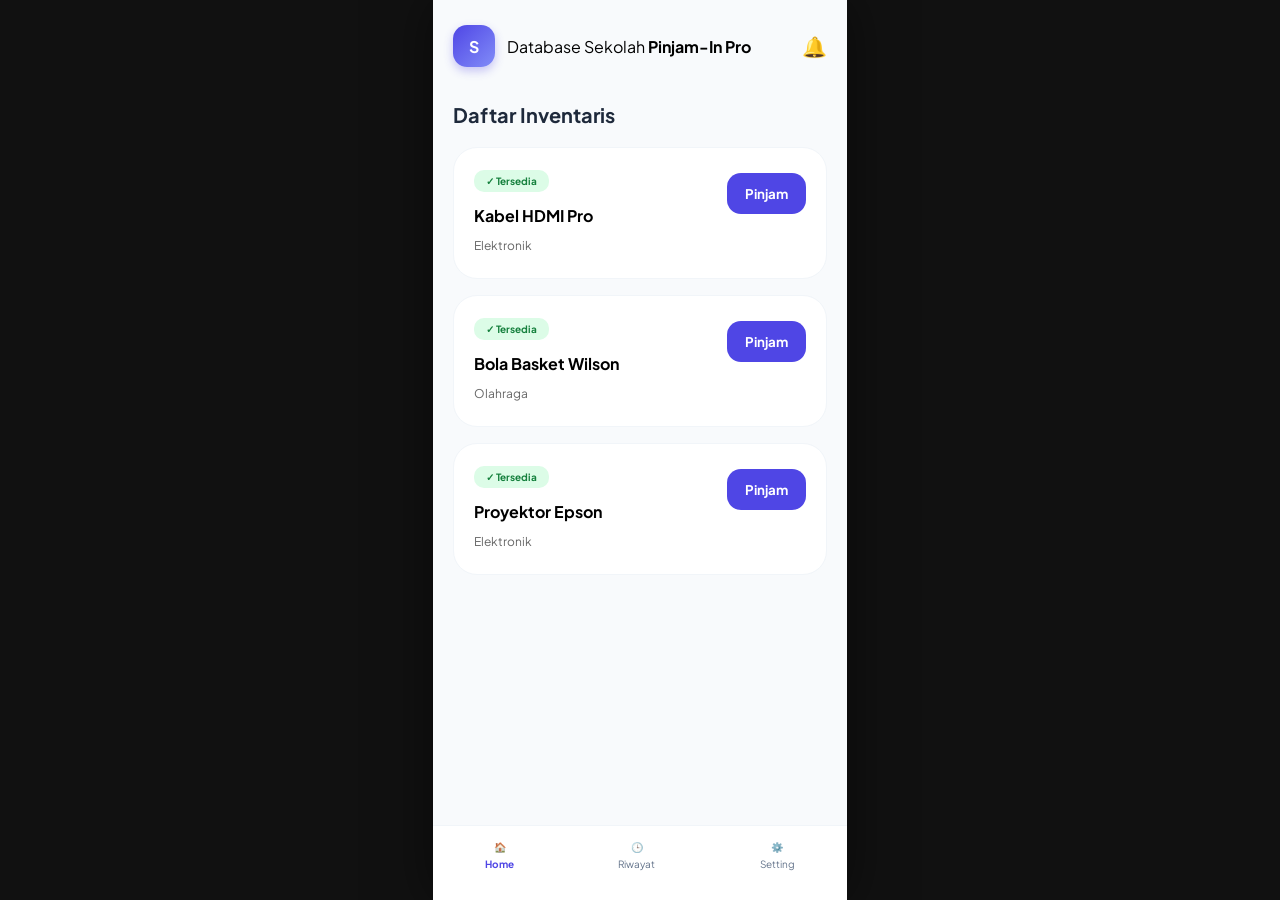
<file: index.html>
<!DOCTYPE html>
<html lang="id">
<head>
    <meta charset="UTF-8">
    <meta name="viewport" content="width=device-width, initial-scale=1.0">
    <title>Pinjam-In Pro v3</title>
    <link href="https://fonts.googleapis.com/css2?family=Plus+Jakarta+Sans:wght@400;600;700&display=swap" rel="stylesheet">
    
    <style>
        :root {
            --primary: #4f46e5;
            --bg: #f8fafc;
            --card: #ffffff;
            --text-main: #1e293b;
            --text-sub: #64748b;
            --success: #22c55e;
        }

        * { box-sizing: border-box; font-family: 'Plus Jakarta Sans', sans-serif; }

        body { margin: 0; padding: 0; background-color: #111; display: flex; justify-content: center; }

        .app-shell {
            width: 100%; max-width: 414px; height: 100vh;
            background-color: var(--bg); position: relative;
            display: flex; flex-direction: column; overflow: hidden;
            box-shadow: 0 0 50px rgba(0,0,0,0.5);
        }

        /* Top Bar */
        .top-bar { padding: 25px 20px 15px; display: flex; justify-content: space-between; align-items: center; }
        .user-profile { display: flex; align-items: center; gap: 12px; }
        .avatar { 
            width: 42px; height: 42px; background: linear-gradient(135deg, var(--primary), #818cf8);
            color: white; border-radius: 14px; display: flex; align-items: center; justify-content: center;
            font-weight: bold; box-shadow: 0 4px 10px rgba(79, 70, 229, 0.3);
        }

        /* Content Area */
        .main-content { flex: 1; overflow-y: auto; padding: 10px 20px 100px; display: none; }
        .active-page { display: block; }
        .page-title { margin: 10px 0 20px; font-size: 20px; font-weight: 700; color: var(--text-main); }

        /* Cards */
        .item-card, .history-card {
            background: var(--card); padding: 20px; border-radius: 24px;
            margin-bottom: 16px; border: 1px solid #f1f5f9;
        }
        .item-card { display: flex; justify-content: space-between; align-items: flex-start; }

        .tag { font-size: 10px; padding: 5px 12px; border-radius: 10px; font-weight: 700; margin-bottom: 8px; display: inline-block; }
        .available { background: #dcfce7; color: #15803d; }
        .borrowed { background: #fee2e2; color: #b91c1c; }
        .history-tag { background: #f1f5f9; color: #475569; }

        .btn-action { border: none; padding: 12px 18px; border-radius: 14px; font-weight: 700; cursor: pointer; margin-top: 5px; }
        .btn-borrow { background: var(--primary); color: white; }
        .btn-return { background: #f1f5f9; color: var(--text-main); }

        /* Bottom Navigation */
        .bottom-nav {
            position: absolute; bottom: 0; width: 100%; background: rgba(255, 255, 255, 0.95);
            backdrop-filter: blur(10px); display: flex; justify-content: space-around;
            padding: 15px 0 30px; border-top: 1px solid #f1f5f9;
        }
        .nav-item { display: flex; flex-direction: column; align-items: center; font-size: 10px; color: var(--text-sub); gap: 5px; cursor: pointer; }
        .nav-item.active { color: var(--primary); font-weight: bold; }

        /* Modal */
        .overlay { display: none; position: fixed; top: 0; left: 0; width: 100%; height: 100%; background: rgba(0,0,0,0.5); z-index: 100; }
        .modal {
            display: none; position: fixed; bottom: 0; left: 50%; transform: translateX(-50%);
            width: 100%; max-width: 414px; background: white; padding: 20px 25px 30px;
            border-radius: 30px 30px 0 0; z-index: 101; max-height: 85vh; overflow-y: auto;
        }
        .input-group { margin-bottom: 15px; }
        .input-group label { display: block; font-size: 11px; margin-bottom: 5px; color: var(--text-sub); font-weight: 600; }
        .input-group input { width: 100%; padding: 12px; border-radius: 12px; border: 1px solid #f1f5f9; background: #f8fafc; outline: none; }
        .btn-confirm { width: 100%; padding: 16px; background: var(--primary); color: white; border: none; border-radius: 15px; font-weight: bold; cursor: pointer; }
    </style>
</head>
<body>

    <div class="app-shell">
        <div class="top-bar">
            <div class="user-profile">
                <div class="avatar">S</div>
                <div class="welcome-text">
                    <span>Database Sekolah</span>
                    <strong>Pinjam-In Pro</strong>
                </div>
            </div>
            <div style="font-size: 20px;">🔔</div>
        </div>

        <div id="homePage" class="main-content active-page">
            <h2 class="page-title">Daftar Inventaris</h2>
            <div id="itemList"></div>
        </div>

        <div id="historyPage" class="main-content">
            <h2 class="page-title">Riwayat Pinjam</h2>
            <div id="historyList">
                <p style="text-align: center; color: #999; margin-top: 50px;">Belum ada riwayat.</p>
            </div>
        </div>

        <div id="settingPage" class="main-content">
            <h2 class="page-title">Pengaturan</h2>
            <div style="background:white; padding:20px; border-radius:20px; display:flex; align-items:center; gap:15px; cursor:pointer;" onclick="contactEmergency()">
                <div style="width:40px; height:40px; background:#dcfce7; border-radius:12px; display:flex; align-items:center; justify-content:center; font-size:20px;">📞</div>
                <div>
                    <strong>Kontak Darurat</strong>
                    <small style="display:block; color:#666;">WhatsApp: 0881026200987</small>
                </div>
            </div>
        </div>

        <nav class="bottom-nav">
            <div class="nav-item active" onclick="switchPage('home', this)">🏠<span>Home</span></div>
            <div class="nav-item" onclick="switchPage('history', this)">🕒<span>Riwayat</span></div>
            <div class="nav-item" onclick="switchPage('setting', this)">⚙️<span>Setting</span></div>
        </nav>
    </div>

    <div id="overlay" class="overlay" onclick="closeModal()"></div>
    <div id="modal" class="modal">
        <h3 id="mHeader" style="margin-top:0">Form Peminjaman</h3>
        <div class="input-group"><label>Nama Lengkap</label><input type="text" id="bName"></div>
        <div class="input-group"><label>Kelas</label><input type="text" id="bClass"></div>
        <div class="input-group"><label>NIS</label><input type="number" id="bNis"></div>
        <div class="input-group"><label>WhatsApp</label><input type="tel" id="bPhone"></div>
        <button class="btn-confirm" onclick="confirmLoan()">Konfirmasi Pinjam</button>
    </div>

    <script>
        let db = [
            { id: 1, name: "Kabel HDMI Pro", cat: "Elektronik", status: "Tersedia", user: null, borrowTime: null },
            { id: 2, name: "Bola Basket Wilson", cat: "Olahraga", status: "Tersedia", user: null, borrowTime: null },
            { id: 3, name: "Proyektor Epson", cat: "Elektronik", status: "Tersedia", user: null, borrowTime: null }
        ];

        let historyDb = [];
        let selectedId = null;

        function updateUI() {
            const list = document.getElementById('itemList');
            list.innerHTML = '';

            db.forEach(item => {
                const isAvail = item.status === "Tersedia";
                list.innerHTML += `
                    <div class="item-card">
                        <div style="flex:1">
                            <span class="tag ${isAvail ? 'available' : 'borrowed'}">
                                ${isAvail ? '✓ Tersedia' : '✗ Sedang Dipinjam'}
                            </span>
                            <h4 style="margin:5px 0">${item.name}</h4>
                            <p style="font-size:12px; color:#666; margin-bottom:5px;">${item.cat}</p>
                            ${!isAvail ? `
                                <div style="font-size:11px; color: #b91c1c; background: #fff1f2; padding: 8px; border-radius: 10px; margin-top:10px;">
                                    <b>Peminjam:</b> ${item.user.name} (${item.user.class})<br>
                                    <b>Waktu Pinjam:</b> ${item.borrowTime}
                                </div>
                            ` : ''}
                        </div>
                        <button class="btn-action ${isAvail ? 'btn-borrow' : 'btn-return'}" 
                                onclick="${isAvail ? `openModal(${item.id}, '${item.name}')` : `returnItem(${item.id})`}">
                            ${isAvail ? 'Pinjam' : 'Kembali'}
                        </button>
                    </div>
                `;
            });
        }

        function switchPage(page, el) {
            document.querySelectorAll('.main-content').forEach(p => p.classList.remove('active-page'));
            document.querySelectorAll('.nav-item').forEach(n => n.classList.remove('active'));
            document.getElementById(page + 'Page').classList.add('active-page');
            el.classList.add('active');
            if(page === 'history') renderHistory();
        }

        function openModal(id, name) {
            selectedId = id;
            document.getElementById('mHeader').innerText = "Pinjam " + name;
            document.getElementById('modal').style.display = 'block';
            document.getElementById('overlay').style.display = 'block';
        }

        function closeModal() {
            document.getElementById('modal').style.display = 'none';
            document.getElementById('overlay').style.display = 'none';
        }

        function confirmLoan() {
            const data = {
                name: document.getElementById('bName').value,
                class: document.getElementById('bClass').value,
                nis: document.getElementById('bNis').value,
                phone: document.getElementById('bPhone').value
            };

            if(!data.name || !data.class || !data.nis || !data.phone) return alert("Lengkapi data!");
            
            const now = new Date();
            const timeString = now.toLocaleTimeString('id-ID', { hour: '2-digit', minute: '2-digit' }) + " WIB";
            
            const idx = db.findIndex(i => i.id === selectedId);
            db[idx].status = "Dipinjam";
            db[idx].user = data;
            db[idx].borrowTime = timeString;
            
            closeModal();
            updateUI();
            ['bName','bClass','bNis','bPhone'].forEach(id => document.getElementById(id).value = '');
        }

        function returnItem(id) {
            const idx = db.findIndex(i => i.id === id);
            const item = db[idx];
            const now = new Date();
            const returnTime = now.toLocaleTimeString('id-ID', { hour: '2-digit', minute: '2-digit' }) + " WIB";
            
            historyDb.unshift({
                name: item.name,
                userName: item.user.name,
                userClass: item.user.class,
                borrowTime: item.borrowTime,
                returnTime: returnTime,
                date: now.toLocaleDateString('id-ID')
            });

            db[idx].status = "Tersedia";
            db[idx].user = null;
            db[idx].borrowTime = null;
            updateUI();
        }

        function renderHistory() {
            const hList = document.getElementById('historyList');
            if(historyDb.length === 0) return;
            hList.innerHTML = '';
            historyDb.forEach(h => {
                hList.innerHTML += `
                    <div class="history-card">
                        <span class="tag history-tag">Selesai</span>
                        <h4 style="margin:5px 0">${h.name}</h4>
                        <p style="font-size:12px">Oleh: <b>${h.userName}</b> (${h.userClass})</p>
                        <div style="margin-top:10px; padding-top:10px; border-top:1px dashed #eee; font-size:11px; color:#666; display:flex; justify-content:space-between;">
                            <span>📅 ${h.date}</span>
                            <span>🕒 ${h.borrowTime} - ${h.returnTime}</span>
                        </div>
                    </div>
                `;
            });
        }

        function contactEmergency() {
            window.open(`https://wa.me/62881026200987?text=Bantuan darurat Pinjam-In`, '_blank');
        }

        window.onload = updateUI;
    </script>
</body>
</html>
</file>
